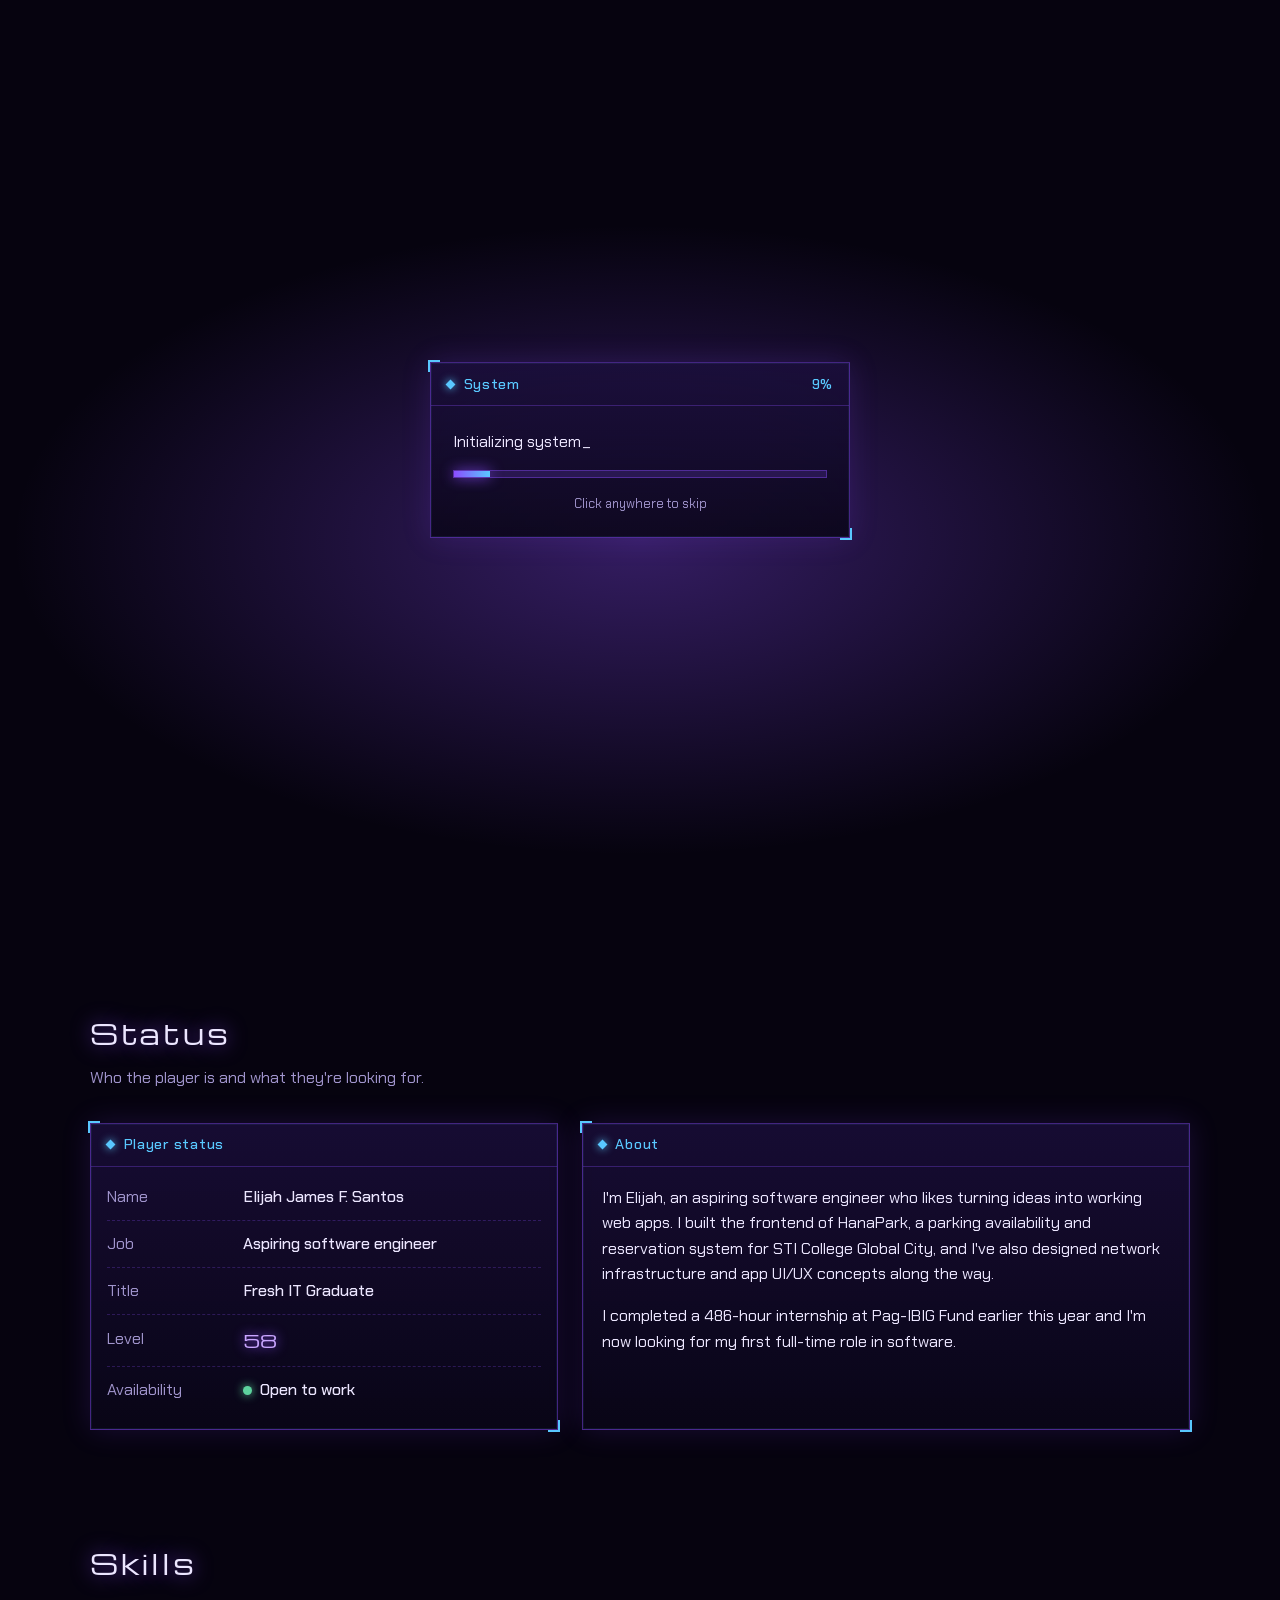
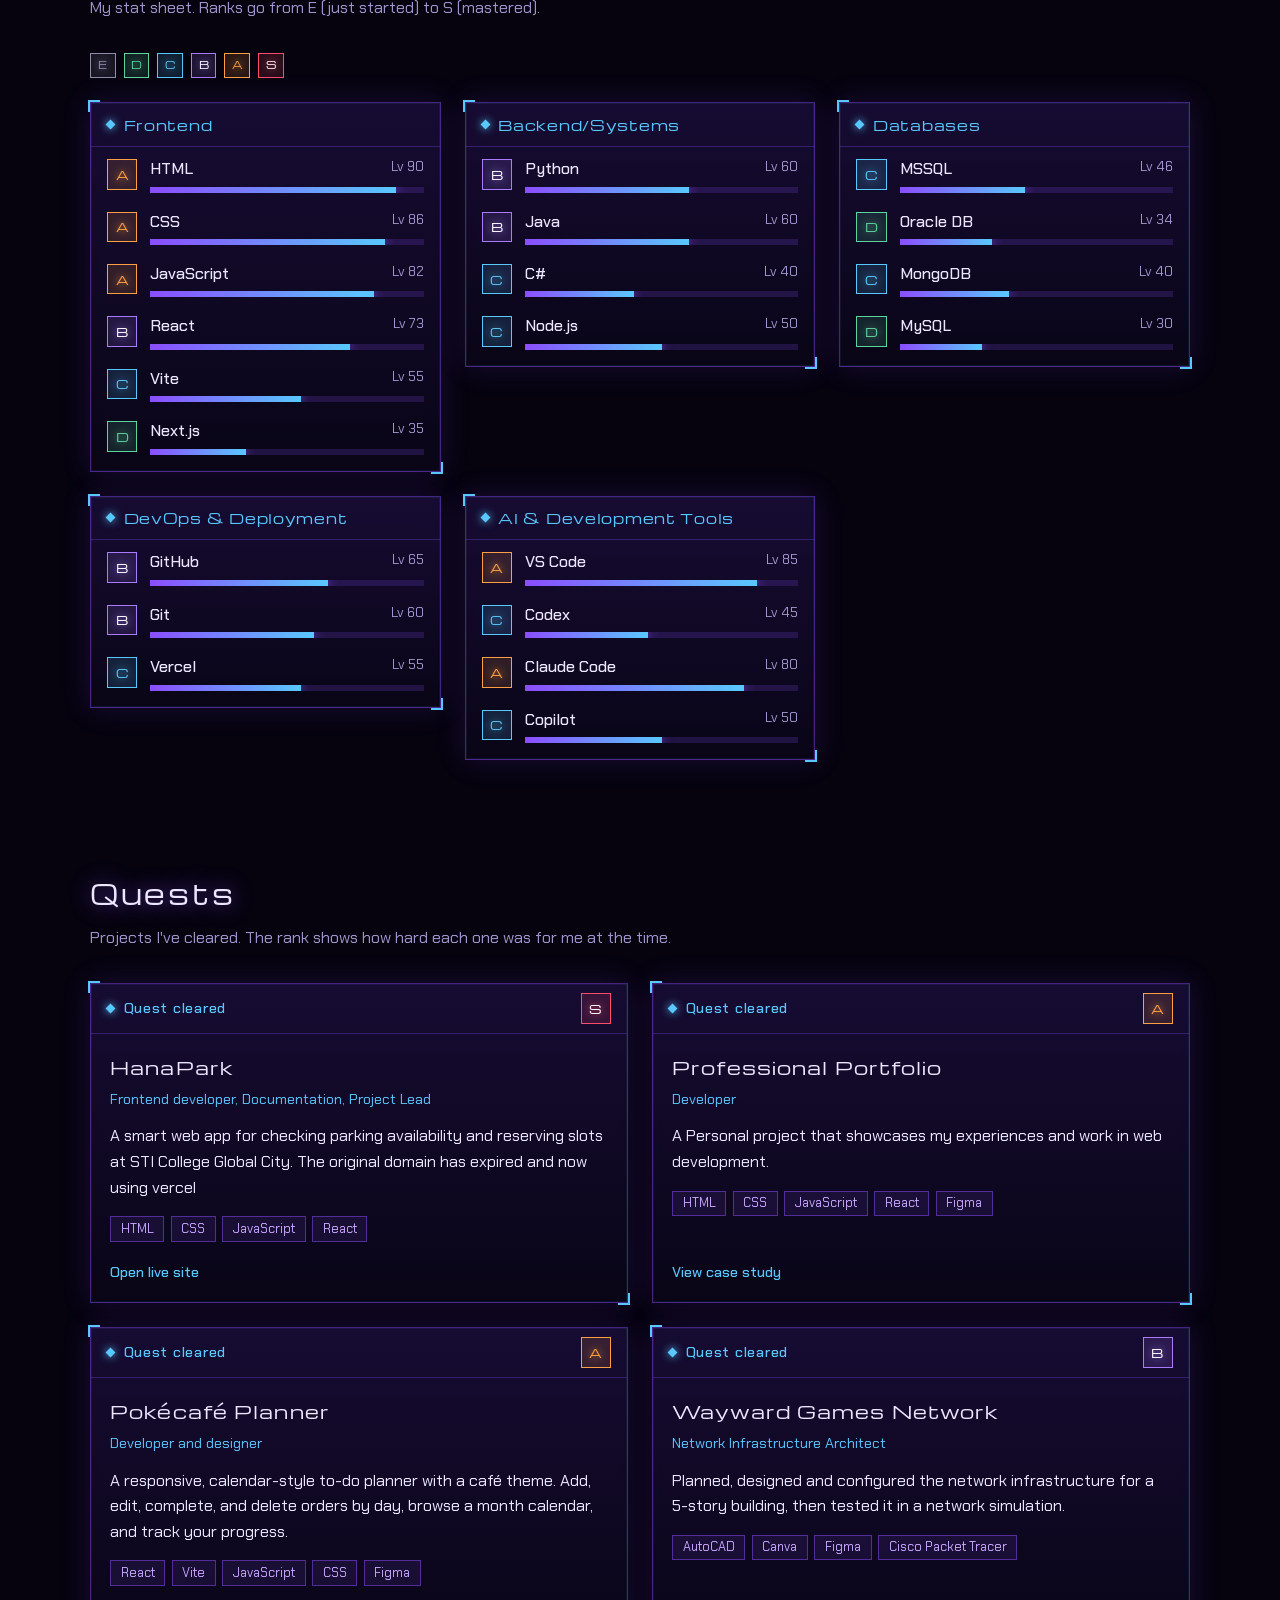
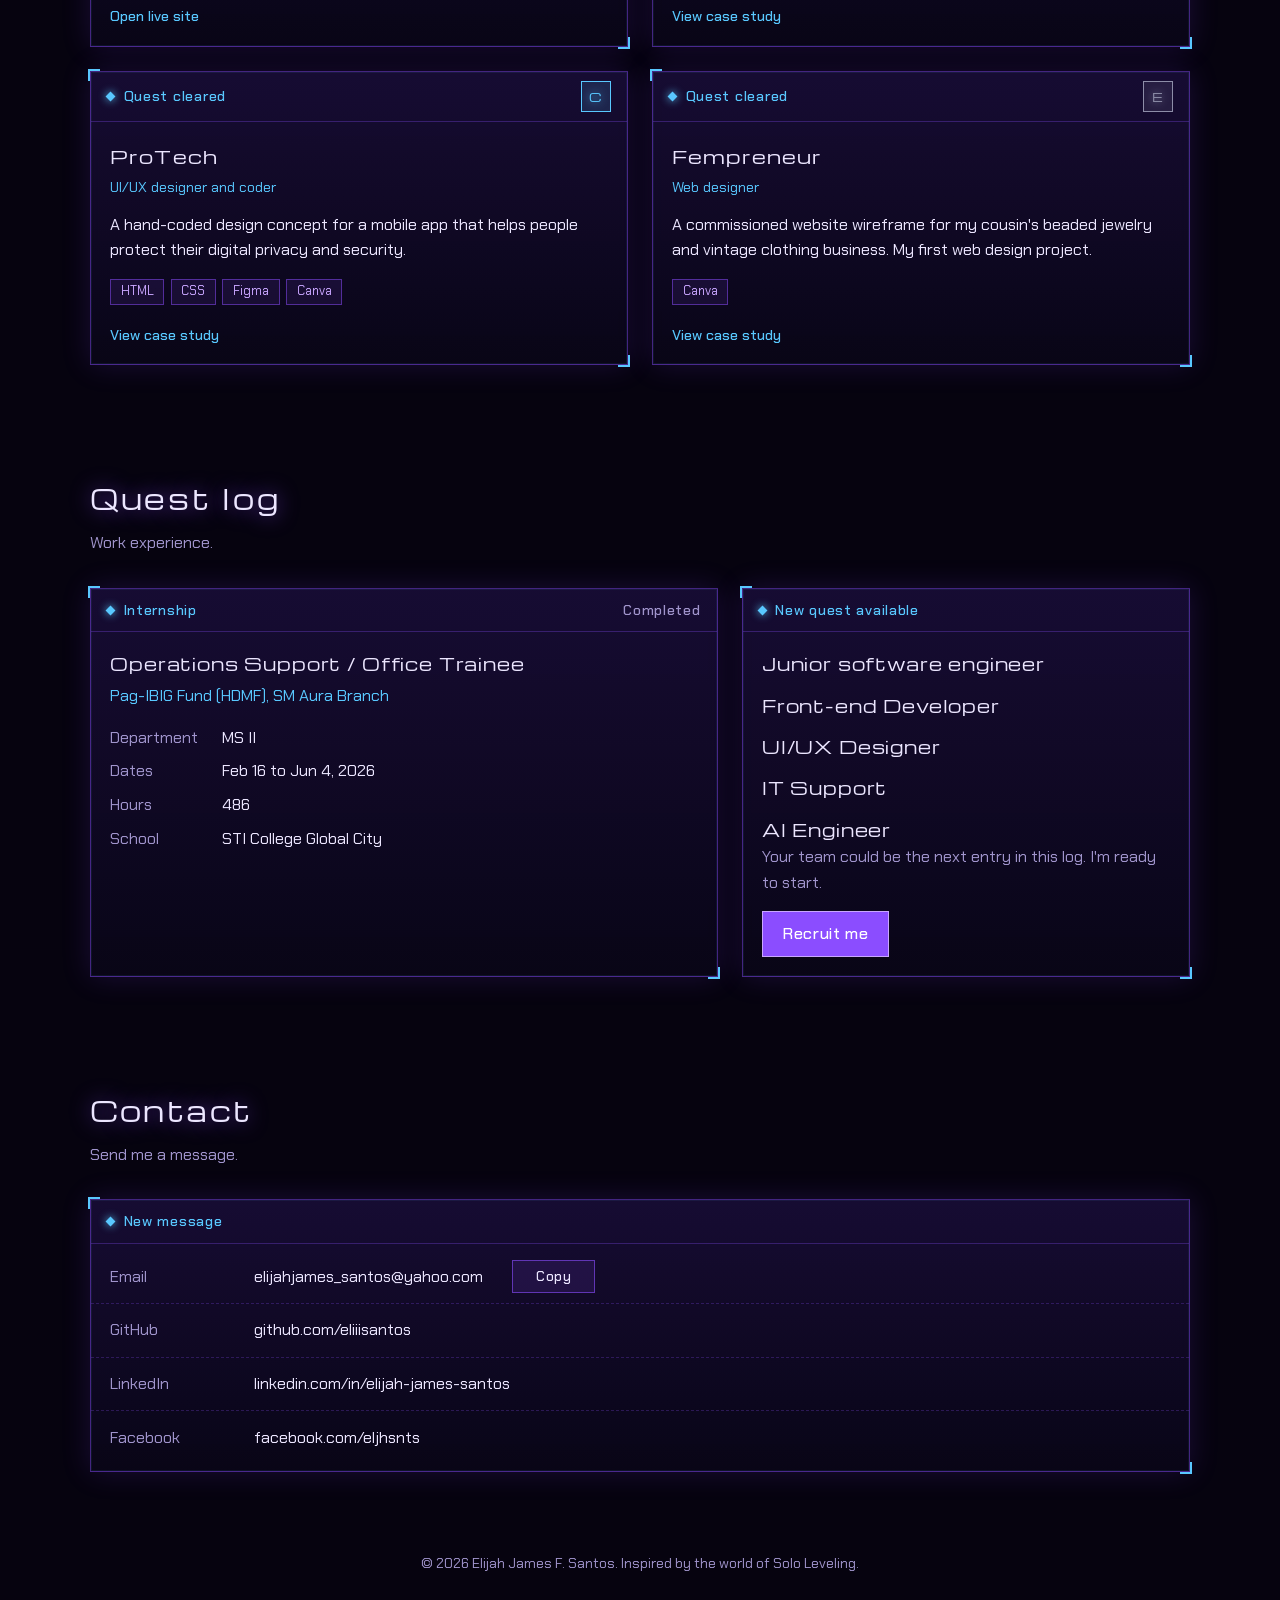
<file: index.html>
<!doctype html>
<html lang="en">
  <head>
    <meta charset="utf-8" />
    <meta name="viewport" content="width=device-width, initial-scale=1" />
    <title>Elijah James F. Santos | Portfolio</title>
    <meta
      name="description"
      content="Portfolio of Elijah James F. Santos, an aspiring software engineer. Projects, skills and contact details."
    />
    <link rel="preconnect" href="https://fonts.googleapis.com" />
    <link rel="preconnect" href="https://fonts.gstatic.com" crossorigin />
    <link
      href="https://fonts.googleapis.com/css2?family=Chakra+Petch:wght@400;500;600&family=Michroma&display=swap"
      rel="stylesheet"
    />

    <link rel="stylesheet" href="style.css" />
  </head>

  <body>
    <div class="boot" id="boot" role="status" hidden>
  <div class="win boot-win">
    <div class="win-title"><span>System</span><span id="boot-pct">0%</span></div>
    <div class="boot-body">
      <p class="boot-line" id="boot-line">Initializing system</p>
      <div class="boot-bar"><i id="boot-fill"></i></div>
      <p class="boot-skip dim">Click anywhere to skip</p>
    </div>
  </div>
</div>
    <canvas id="motes" aria-hidden="true"></canvas>

    <div
      class="gate"
      id="gate"
      role="dialog"
      aria-modal="true"
      aria-labelledby="gate-title"
      aria-describedby="gate-msg"
      hidden
    >
      <div class="win gate-win" id="gate-win">
        <div class="win-title" id="gate-title"><span>Notification</span></div>
        <div class="gate-body">
          <p class="big" id="gate-msg" aria-live="polite">
            You have been chosen to view this portfolio.
          </p>
          <p class="dim">Do you accept?</p>
          <div class="gate-actions">
            <button class="btn primary" id="gate-accept" type="button">
              Accept
            </button>
            <button class="btn" id="gate-decline" type="button">Decline</button>
          </div>
        </div>
      </div>
    </div>

    <header class="topbar">
      <a class="brand" href="#top">ELI</a>
      <nav aria-label="Main">
        <a href="#status">Status</a>
        <a href="#skills">Skills</a>
        <a href="#quests">Quests</a>
        <a href="#log">Log</a>
        <a href="#contact">Contact</a>
      </nav>
    </header>

    <main>
      <section class="hero" id="top" aria-label="Introduction">
        <div class="hero-head">
          <h1 class="hero-title"><span>Elijah</span> <span>Santos</span></h1>
          <p class="hero-sub">
            <span lang="ja">エライジャ・サントス</span>
            <span>Aspiring software engineer</span>
          </p>
          <p class="hint">
            Hover or tap to reveal the player behind the shadow.
          </p>
        </div>

        <div class="aura"></div>

        <div
          class="jinwoo"
          id="jinwoo"
          tabindex="0"
          role="img"
          aria-label="Portrait of Sung Jinwoo. Hover, tap or focus to reveal a photo of Elijah."
        >
          <div class="layer base">
            <img src="images/jinwoo.jpg" alt="" />
            <div class="ph">
              <span>Jinwoo image here</span><small>images/jinwoo.jpg</small>
            </div>
          </div>
          <div class="layer alt">
            <img src="images/me.jpg" alt="" />
            <div class="ph">
              <span>Your photo here</span><small>images/me.jpg</small>
            </div>
          </div>
        </div>

        <aside class="win hud hud-left" aria-label="Current quest">
          <div class="win-title"><span>Current quest</span></div>
          <div class="body">
            <p>Land a software engineer role</p>
            <p class="dim"><span class="live"></span>Open to work</p>
          </div>
        </aside>

        <aside class="win hud hud-right" aria-label="Quick links">
          <div class="win-title"><span>Menu</span></div>
          <div class="body">
            <a class="btn primary" href="#quests">View quests</a>
            <a class="btn" href="#contact">Send message</a>
          </div>
        </aside>
      </section>

      <section class="section" id="status">
        <h2>Status</h2>
        <p class="lead">Who the player is and what they're looking for.</p>
        <div class="two-col">
          <div class="win">
            <div class="win-title"><span>Player status</span></div>
            <dl class="rows">
              <div>
                <dt>Name</dt>
                <dd>Elijah James F. Santos</dd>
              </div>
              <div>
                <dt>Job</dt>
                <dd>Aspiring software engineer</dd>
              </div>
              <div>
                <dt>Title</dt>
                <dd>Fresh IT Graduate</dd>
              </div>
              <div>
                <dt>Level</dt>
                <dd class="level" id="player-level">1</dd>
              </div>
              <div>
                <dt>Availability</dt>
                <dd><span class="live"></span>Open to work</dd>
              </div>
            </dl>
          </div>
          <div class="win">
            <div class="win-title"><span>About</span></div>
            <div class="prose">
              <p>
                I'm Elijah, an aspiring software engineer who likes turning
                ideas into working web apps. I built the frontend of HanaPark, a
                parking availability and reservation system for STI College
                Global City, and I've also designed network infrastructure and
                app UI/UX concepts along the way.
              </p>
              <p>
                I completed a 486-hour internship at Pag-IBIG Fund earlier this
                year and I'm now looking for my first full-time role in
                software.
              </p>
            </div>
          </div>
        </div>
      </section>

      <section class="section" id="skills">
        <h2>Skills</h2>
        <p class="lead">
          My stat sheet. Ranks go from E (just started) to S (mastered).
        </p>
        <div
          class="legend"
          aria-label="Ranks from E, the lowest, to S, the highest"
        >
          <span class="rank r-E">E</span><span class="rank r-D">D</span
          ><span class="rank r-C">C</span> <span class="rank r-B">B</span
          ><span class="rank r-A">A</span><span class="rank r-S">S</span>
        </div>
        <div class="skill-grid" id="skill-grid">
          <!-- filled by script.js -->
        </div>
      </section>

      <section class="section" id="quests">
        <h2>Quests</h2>
        <p class="lead">
          Projects I've cleared. The rank shows how hard each one was for me at
          the time.
        </p>
        <div class="quest-grid" id="quest-grid">
          <!-- filled by script.js -->
        </div>
      </section>

      <section class="section" id="log">
        <h2>Quest log</h2>
        <p class="lead">Work experience.</p>
        <div class="log-grid">
          <article class="win">
            <div class="win-title">
              <span>Internship</span><span class="dim">Completed</span>
            </div>
            <div class="log-entry">
              <h3>Operations Support / Office Trainee</h3>
              <p class="where">Pag-IBIG Fund (HDMF), SM Aura Branch</p>
              <dl class="facts">
                <div>
                  <dt>Department</dt>
                  <dd>MS II</dd>
                </div>
                <div>
                  <dt>Dates</dt>
                  <dd>Feb 16 to Jun 4, 2026</dd>
                </div>
                <div>
                  <dt>Hours</dt>
                  <dd>486</dd>
                </div>
                <div>
                  <dt>School</dt>
                  <dd>STI College Global City</dd>
                </div>
              </dl>
            </div>
          </article>
          <aside class="win">
            <div class="win-title"><span>New quest available</span></div>
            <div class="open-slot">
              <h3>Junior software engineer</h3>
              <h4>Front-end Developer</h4>
              <h5>UI/UX Designer</h5>
              <h6>IT Support</h6>
              <h7>AI Engineer</h7>
              <p class="dim">
                Your team could be the next entry in this log. I'm ready to
                start.
              </p>
              <a class="btn primary" href="#contact">Recruit me</a>
            </div>
          </aside>
        </div>
      </section>

      <section class="section" id="contact">
        <h2>Contact</h2>
        <p class="lead">Send me a message.</p>
        <div class="win">
          <div class="win-title"><span>New message</span></div>
          <!-- TODO: replace every placeholder link below with your real ones -->
          <ul class="links">
            <li class="has-copy">
              <a href="mailto:elijahjames_santos@yahoo.com"
                ><span>Email</span><span>elijahjames_santos@yahoo.com</span></a
              >
              <button
                class="btn copy-btn"
                type="button"
                data-copy="elijahjames_santos@yahoo.com"
                aria-label="Copy email address"
              >
                Copy
              </button>
            </li>
            <li>
              <a
                href="https://github.com/eliiisantos"
                target="_blank"
                rel="noopener"
                ><span>GitHub</span><span>github.com/eliiisantos</span></a
              >
            </li>
            <li>
              <a
                href="https://www.linkedin.com/in/elijah-james-santos-1762a33b9?"
                target="_blank"
                rel="noopener"
                ><span>LinkedIn</span
                ><span>linkedin.com/in/elijah-james-santos</span></a
              >
            </li>
            <li>
              <a
                href="https://www.facebook.com/eljhsnts"
                target="_blank"
                rel="noopener"
                ><span>Facebook</span><span>facebook.com/eljhsnts</span></a
              >
            </li>
          </ul>
        </div>
      </section>
    </main>

    <footer>
      <p>
        &copy; 2026 Elijah James F. Santos. Inspired by the world of Solo
        Leveling.
      </p>
    </footer>

    <script src="script.js"></script>
  </body>
</html>
</file>
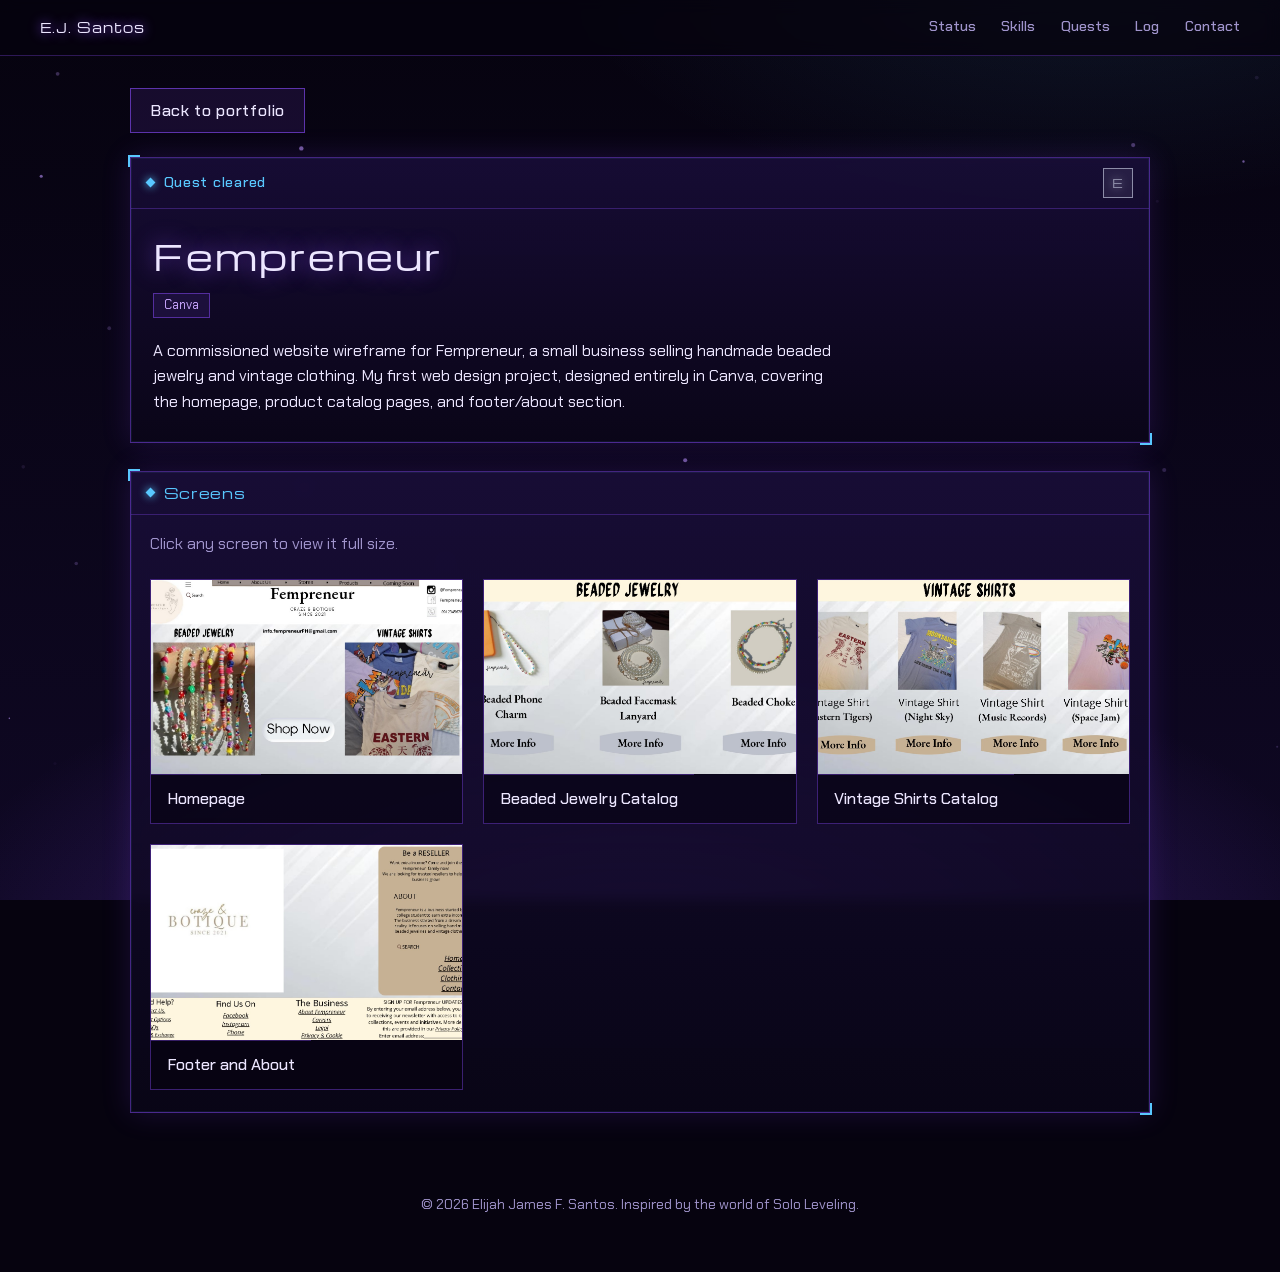
<file: fempreneur.html>
<!DOCTYPE html>
<html lang="en">
<head>
<meta charset="utf-8">
<meta name="viewport" content="width=device-width, initial-scale=1">
<title>Fempreneur | Website Wireframe | Elijah James F. Santos</title>
<meta name="description" content="Commissioned website wireframe for Fempreneur, a small business selling handmade beaded jewelry and vintage clothing.">
<link rel="preconnect" href="https://fonts.googleapis.com">
<link rel="preconnect" href="https://fonts.gstatic.com" crossorigin>
<link href="https://fonts.googleapis.com/css2?family=Chakra+Petch:wght@400;500;600&family=Michroma&display=swap" rel="stylesheet">
<link rel="stylesheet" href="style.css">
<link rel="stylesheet" href="case.css">
</head>

<body>
<canvas id="motes" aria-hidden="true"></canvas>

<header class="topbar">
  <a class="brand" href="index.html#top">E.J. Santos</a>
  <nav aria-label="Main">
    <a href="index.html#status">Status</a>
    <a href="index.html#skills">Skills</a>
    <a href="index.html#quests">Quests</a>
    <a href="index.html#log">Log</a>
    <a href="index.html#contact">Contact</a>
  </nav>
</header>

<main class="case">
  <a class="btn back" href="index.html#quests">Back to portfolio</a>

  <article class="win">
    <div class="win-title">
      <span>Quest cleared</span>
      <span class="rank r-E" title="E-rank quest">E</span>
    </div>
    <div class="case-body">
      <h1>Fempreneur</h1>
      <ul class="tags" aria-label="Tools used">
          <li>Canva</li>
      </ul>
      <p>A commissioned website wireframe for Fempreneur, a small business selling handmade beaded jewelry and vintage clothing. My first web design project, designed entirely in Canva, covering the homepage, product catalog pages, and footer/about section.</p>
    </div>
  </article>

  <section class="win gallery-win" aria-labelledby="gallery-title">
    <h2 class="win-title" id="gallery-title"><span>Screens</span></h2>
    <p class="gallery-hint">Click any screen to view it full size.</p>
    <!-- To add another image: copy one <li> block, change the image path and the label. -->
    <ul class="gallery">
        <li>
          <button class="shot" type="button">
            <span class="thumb"><img src="images/fempreneur/homepage.jpg" alt=""><span class="ph">Add image<br>images/fempreneur/homepage.jpg</span></span>
            <span class="shot-label">Homepage</span>
          </button>
        </li>
        <li>
          <button class="shot" type="button">
            <span class="thumb"><img src="images/fempreneur/beaded-jewelry.jpg" alt=""><span class="ph">Add image<br>images/fempreneur/beaded-jewelry.jpg</span></span>
            <span class="shot-label">Beaded Jewelry Catalog</span>
          </button>
        </li>
        <li>
          <button class="shot" type="button">
            <span class="thumb"><img src="images/fempreneur/vintage-shirts.jpg" alt=""><span class="ph">Add image<br>images/fempreneur/vintage-shirts.jpg</span></span>
            <span class="shot-label">Vintage Shirts Catalog</span>
          </button>
        </li>
        <li>
          <button class="shot" type="button">
            <span class="thumb"><img src="images/fempreneur/footer-about.jpg" alt=""><span class="ph">Add image<br>images/fempreneur/footer-about.jpg</span></span>
            <span class="shot-label">Footer and About</span>
          </button>
        </li>
    </ul>
  </section>
</main>

<footer>
  <p>&copy; 2026 Elijah James F. Santos. Inspired by the world of Solo Leveling.</p>
</footer>

<script src="case.js"></script>
</body>
</html>
</file>
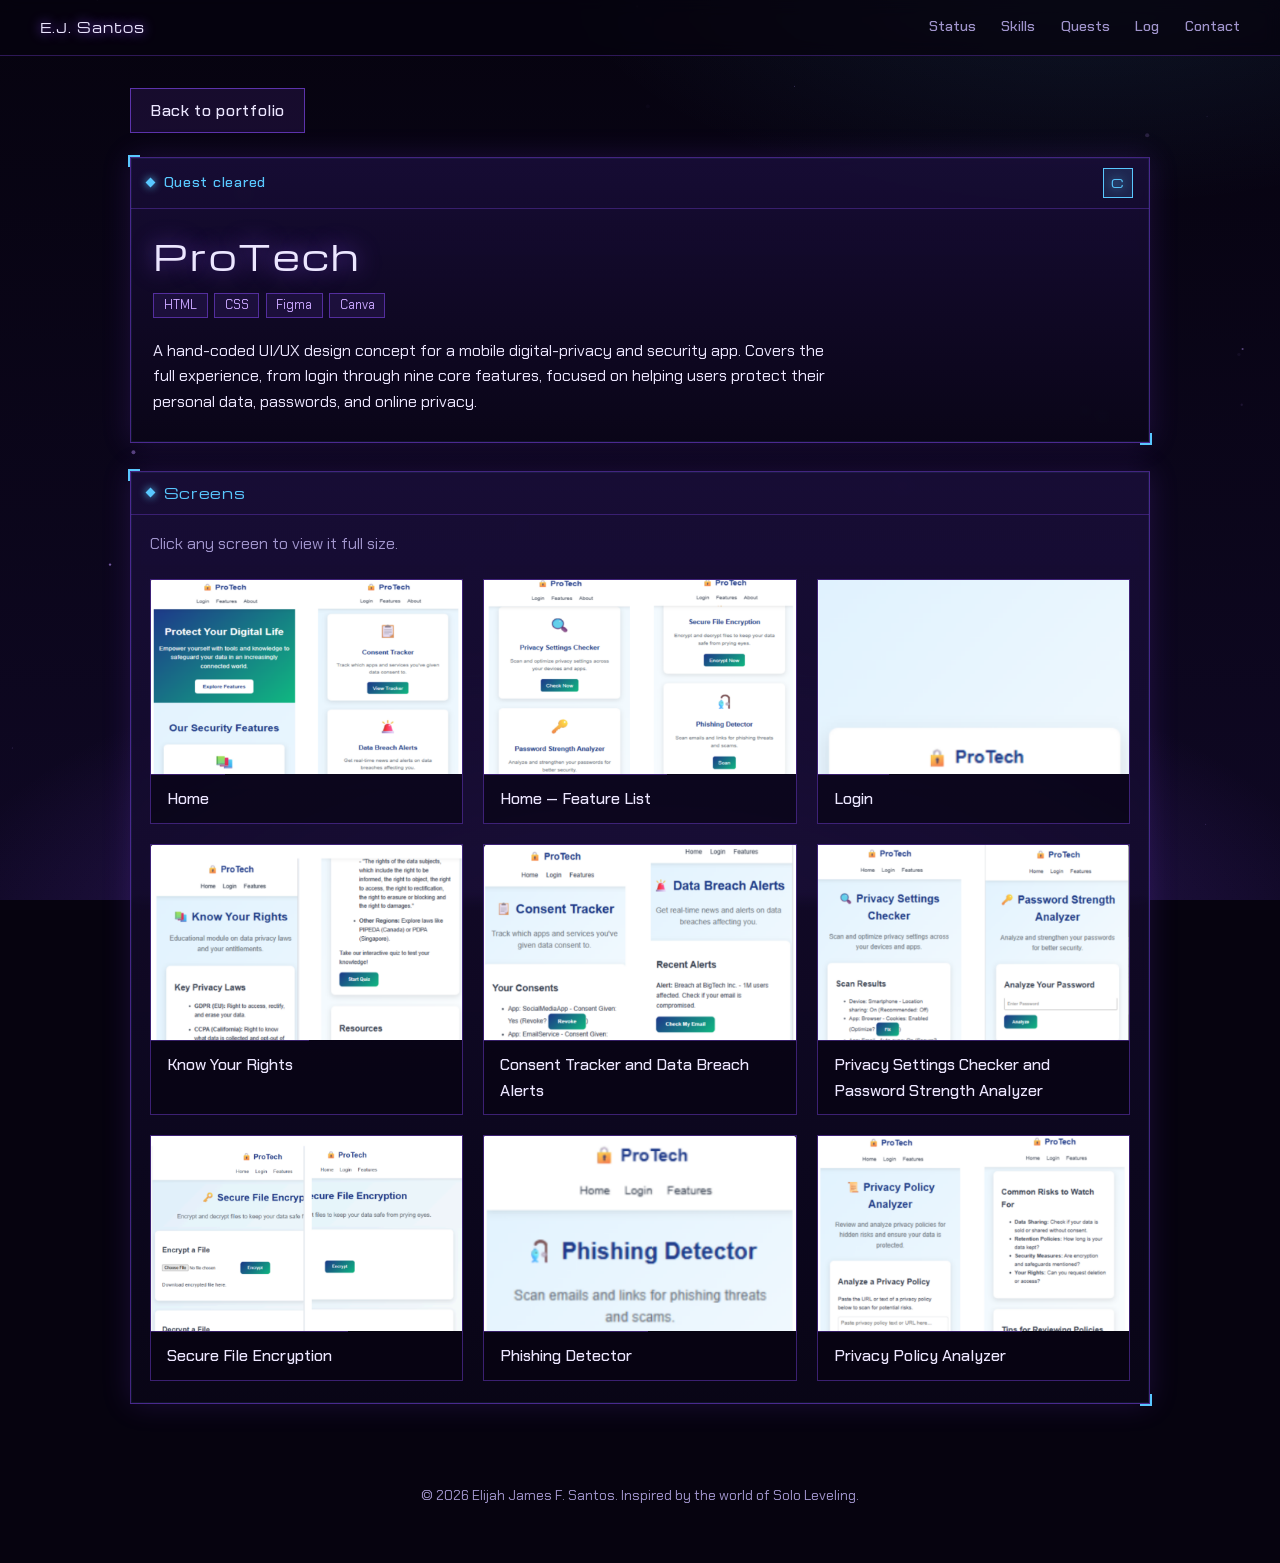
<file: protech.html>
<!DOCTYPE html>
<html lang="en">
<head>
<meta charset="utf-8">
<meta name="viewport" content="width=device-width, initial-scale=1">
<title>ProTech | Mobile Security App Design | Elijah James F. Santos</title>
<meta name="description" content="Hand-coded UI/UX design concept for a mobile digital-privacy and security app.">
<link rel="preconnect" href="https://fonts.googleapis.com">
<link rel="preconnect" href="https://fonts.gstatic.com" crossorigin>
<link href="https://fonts.googleapis.com/css2?family=Chakra+Petch:wght@400;500;600&family=Michroma&display=swap" rel="stylesheet">
<link rel="stylesheet" href="style.css">
<link rel="stylesheet" href="case.css">
</head>

<body>
<canvas id="motes" aria-hidden="true"></canvas>

<header class="topbar">
  <a class="brand" href="index.html#top">E.J. Santos</a>
  <nav aria-label="Main">
    <a href="index.html#status">Status</a>
    <a href="index.html#skills">Skills</a>
    <a href="index.html#quests">Quests</a>
    <a href="index.html#log">Log</a>
    <a href="index.html#contact">Contact</a>
  </nav>
</header>

<main class="case">
  <a class="btn back" href="index.html#quests">Back to portfolio</a>

  <article class="win">
    <div class="win-title">
      <span>Quest cleared</span>
      <span class="rank r-C" title="C-rank quest">C</span>
    </div>
    <div class="case-body">
      <h1>ProTech</h1>
      <ul class="tags" aria-label="Tools used">
          <li>HTML</li>
          <li>CSS</li>
          <li>Figma</li>
          <li>Canva</li>
      </ul>
      <p>A hand-coded UI/UX design concept for a mobile digital-privacy and security app. Covers the full experience, from login through nine core features, focused on helping users protect their personal data, passwords, and online privacy.</p>
    </div>
  </article>

  <section class="win gallery-win" aria-labelledby="gallery-title">
    <h2 class="win-title" id="gallery-title"><span>Screens</span></h2>
    <p class="gallery-hint">Click any screen to view it full size.</p>
    <!-- To add another image: copy one <li> block, change the image path and the label. -->
    <ul class="gallery">
        <li>
          <button class="shot" type="button">
            <span class="thumb"><img src="images/protech/home.png" alt=""><span class="ph">Add image<br>images/protech/home.png</span></span>
            <span class="shot-label">Home</span>
          </button>
        </li>
        <li>
          <button class="shot" type="button">
            <span class="thumb"><img src="images/protech/home-feature-list.png" alt=""><span class="ph">Add image<br>images/protech/home-feature-list.png</span></span>
            <span class="shot-label">Home — Feature List</span>
          </button>
        </li>
        <li>
          <button class="shot" type="button">
            <span class="thumb"><img src="images/protech/login.png" alt=""><span class="ph">Add image<br>images/protech/login.png</span></span>
            <span class="shot-label">Login</span>
          </button>
        </li>
        <li>
          <button class="shot" type="button">
            <span class="thumb"><img src="images/protech/know-your-rights.png" alt=""><span class="ph">Add image<br>images/protech/know-your-rights.png</span></span>
            <span class="shot-label">Know Your Rights</span>
          </button>
        </li>
        <li>
          <button class="shot" type="button">
            <span class="thumb"><img src="images/protech/consent-and-breach.png" alt=""><span class="ph">Add image<br>images/protech/consent-and-breach.png</span></span>
            <span class="shot-label">Consent Tracker and Data Breach Alerts</span>
          </button>
        </li>
        <li>
          <button class="shot" type="button">
            <span class="thumb"><img src="images/protech/privacy-and-password.png" alt=""><span class="ph">Add image<br>images/protech/privacy-and-password.png</span></span>
            <span class="shot-label">Privacy Settings Checker and Password Strength Analyzer</span>
          </button>
        </li>
        <li>
          <button class="shot" type="button">
            <span class="thumb"><img src="images/protech/secure-file-encryption.png" alt=""><span class="ph">Add image<br>images/protech/secure-file-encryption.png</span></span>
            <span class="shot-label">Secure File Encryption</span>
          </button>
        </li>
        <li>
          <button class="shot" type="button">
            <span class="thumb"><img src="images/protech/phishing-detector.png" alt=""><span class="ph">Add image<br>images/protech/phishing-detector.png</span></span>
            <span class="shot-label">Phishing Detector</span>
          </button>
        </li>
        <li>
          <button class="shot" type="button">
            <span class="thumb"><img src="images/protech/privacy-policy-analyzer.png" alt=""><span class="ph">Add image<br>images/protech/privacy-policy-analyzer.png</span></span>
            <span class="shot-label">Privacy Policy Analyzer</span>
          </button>
        </li>
    </ul>
  </section>
</main>

<footer>
  <p>&copy; 2026 Elijah James F. Santos. Inspired by the world of Solo Leveling.</p>
</footer>

<script src="case.js"></script>
</body>
</html>
</file>
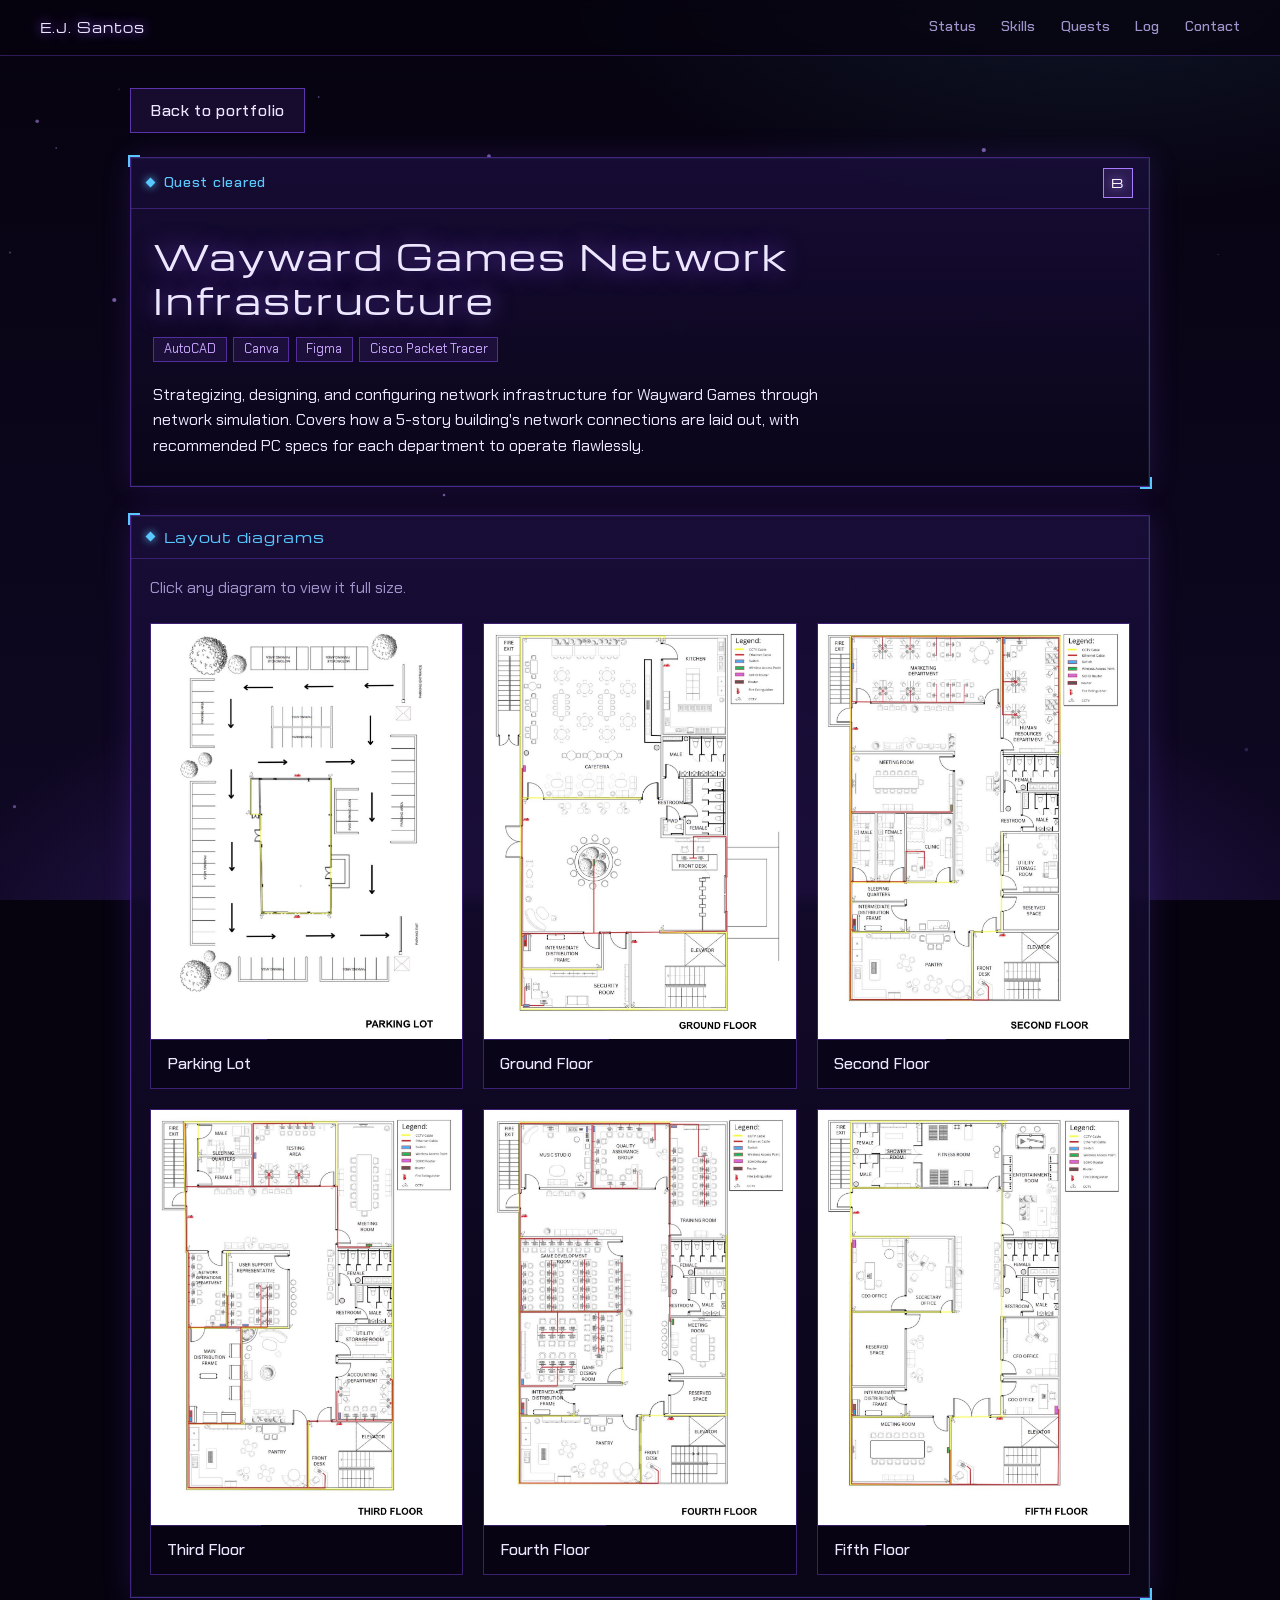
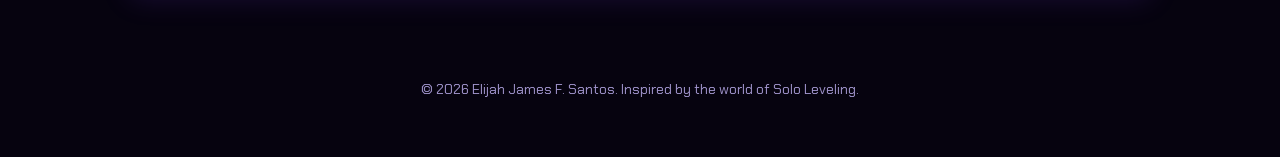
<file: wayward-games.html>
<!DOCTYPE html>
<html lang="en">
<head>
<meta charset="utf-8">
<meta name="viewport" content="width=device-width, initial-scale=1">
<title>Wayward Games | Network Infrastructure | Elijah James F. Santos</title>
<meta name="description" content="Network infrastructure design for Wayward Games, built and tested in a network simulation.">
<link rel="preconnect" href="https://fonts.googleapis.com">
<link rel="preconnect" href="https://fonts.gstatic.com" crossorigin>
<link href="https://fonts.googleapis.com/css2?family=Chakra+Petch:wght@400;500;600&family=Michroma&display=swap" rel="stylesheet">
<link rel="stylesheet" href="style.css">
<link rel="stylesheet" href="case.css">
</head>

<body>
<canvas id="motes" aria-hidden="true"></canvas>

<header class="topbar">
  <a class="brand" href="index.html#top">E.J. Santos</a>
  <nav aria-label="Main">
    <a href="index.html#status">Status</a>
    <a href="index.html#skills">Skills</a>
    <a href="index.html#quests">Quests</a>
    <a href="index.html#log">Log</a>
    <a href="index.html#contact">Contact</a>
  </nav>
</header>

<main class="case">
  <a class="btn back" href="index.html#quests">Back to portfolio</a>

  <article class="win">
    <div class="win-title">
      <span>Quest cleared</span>
      <span class="rank r-B" title="B-rank quest">B</span>
    </div>
    <div class="case-body">
      <h1>Wayward Games Network Infrastructure</h1>
      <ul class="tags" aria-label="Tools used">
          <li>AutoCAD</li>
          <li>Canva</li>
          <li>Figma</li>
          <li>Cisco Packet Tracer</li>
      </ul>
      <p>Strategizing, designing, and configuring network infrastructure for Wayward Games through network simulation. Covers how a 5-story building's network connections are laid out, with recommended PC specs for each department to operate flawlessly.</p>
    </div>
  </article>

  <section class="win gallery-win" aria-labelledby="gallery-title">
    <h2 class="win-title" id="gallery-title"><span>Layout diagrams</span></h2>
    <p class="gallery-hint">Click any diagram to view it full size.</p>
    <!-- To add another image: copy one <li> block, change the image path and the label. -->
    <ul class="gallery tall">
        <li>
          <button class="shot" type="button">
            <span class="thumb"><img src="images/wayward/parking-lot.png" alt=""><span class="ph">Add image<br>images/wayward/parking-lot.png</span></span>
            <span class="shot-label">Parking Lot</span>
          </button>
        </li>
        <li>
          <button class="shot" type="button">
            <span class="thumb"><img src="images/wayward/ground-floor.png" alt=""><span class="ph">Add image<br>images/wayward/ground-floor.png</span></span>
            <span class="shot-label">Ground Floor</span>
          </button>
        </li>
        <li>
          <button class="shot" type="button">
            <span class="thumb"><img src="images/wayward/second-floor.png" alt=""><span class="ph">Add image<br>images/wayward/second-floor.png</span></span>
            <span class="shot-label">Second Floor</span>
          </button>
        </li>
        <li>
          <button class="shot" type="button">
            <span class="thumb"><img src="images/wayward/third-floor.png" alt=""><span class="ph">Add image<br>images/wayward/third-floor.png</span></span>
            <span class="shot-label">Third Floor</span>
          </button>
        </li>
        <li>
          <button class="shot" type="button">
            <span class="thumb"><img src="images/wayward/fourth-floor.png" alt=""><span class="ph">Add image<br>images/wayward/fourth-floor.png</span></span>
            <span class="shot-label">Fourth Floor</span>
          </button>
        </li>
        <li>
          <button class="shot" type="button">
            <span class="thumb"><img src="images/wayward/fifth-floor.png" alt=""><span class="ph">Add image<br>images/wayward/fifth-floor.png</span></span>
            <span class="shot-label">Fifth Floor</span>
          </button>
        </li>
    </ul>
  </section>
</main>

<footer>
  <p>&copy; 2026 Elijah James F. Santos. Inspired by the world of Solo Leveling.</p>
</footer>

<script src="case.js"></script>
</body>
</html>
</file>
<file: style.css>
:root {
  --void: #06030f;
  --abyss: #0f0824;
  --shade: #1b0f3d;
  --violet: #8b4dff;
  --glow: #c9a6ff;
  --system: #59c8ff;
  --text: #ece6ff;
  --dim: #a094cc;
  --ok: #5dd39e;

  --rank-e: #8d8da8;
  --rank-d: #5dd39e;
  --rank-c: #59c8ff;
  --rank-b: #8b4dff;
  --rank-a: #ff9f43;
  --rank-s: #ff4d6d;

  --display: "Michroma", "Eurostile", "Segoe UI", sans-serif;
  --body: "Chakra Petch", "Segoe UI", system-ui, sans-serif;
}

*,
*::before,
*::after {
  box-sizing: border-box;
}
html {
  scroll-behavior: smooth;
}
body {
  margin: 0;
  background: var(--void);
  color: var(--text);
  font-family: var(--body);
  font-size: 1rem;
  line-height: 1.6;
  overflow-x: hidden;
}
body::before {
  content: "";
  position: fixed;
  inset: 0;
  z-index: 0;
  pointer-events: none;
  background:
    radial-gradient(
      ellipse 80% 50% at 50% 105%,
      rgba(139, 77, 255, 0.35),
      transparent 70%
    ),
    radial-gradient(
      ellipse 60% 40% at 85% -5%,
      rgba(89, 200, 255, 0.1),
      transparent 70%
    ),
    linear-gradient(180deg, var(--void), var(--abyss));
}
#motes {
  position: fixed;
  inset: 0;
  z-index: 0;
  pointer-events: none;
}
main,
footer,
.topbar {
  position: relative;
  z-index: 1;
}

a {
  color: inherit;
}
:focus-visible {
  outline: 2px solid var(--system);
  outline-offset: 3px;
}

h1,
h2,
h3 {
  font-family: var(--display);
  font-weight: 400;
  margin: 0;
}
p {
  margin: 0 0 1rem;
}
.dim {
  color: var(--dim);
}


.win {
  position: relative;
  background: linear-gradient(
    180deg,
    rgba(27, 15, 61, 0.78),
    rgba(10, 6, 24, 0.88)
  );
  border: 1px solid rgba(139, 77, 255, 0.45);
  box-shadow:
    inset 0 0 0 1px rgba(89, 200, 255, 0.07),
    0 0 28px rgba(139, 77, 255, 0.16);
  backdrop-filter: blur(6px);
  -webkit-backdrop-filter: blur(6px);
}
.win::before,
.win::after {
  content: "";
  position: absolute;
  width: 12px;
  height: 12px;
  pointer-events: none;
  border: 2px solid var(--system);
}
.win::before {
  top: -3px;
  left: -3px;
  border-right: 0;
  border-bottom: 0;
}
.win::after {
  bottom: -3px;
  right: -3px;
  border-left: 0;
  border-top: 0;
}

.win-title {
  display: flex;
  align-items: center;
  justify-content: space-between;
  gap: 0.75rem;
  padding: 0.6rem 1rem;
  border-bottom: 1px solid rgba(139, 77, 255, 0.3);
  color: var(--system);
  font-size: 0.9rem;
  font-weight: 500;
  letter-spacing: 0.05em;
}
.win-title > span:first-child {
  display: inline-flex;
  align-items: center;
  gap: 0.6rem;
}
.win-title > span:first-child::before {
  content: "";
  width: 7px;
  height: 7px;
  background: var(--system);
  transform: rotate(45deg);
  box-shadow: 0 0 8px var(--system);
}

/* Rank badges (E to S) */
.rank {
  --rc: var(--rank-e);
  display: inline-grid;
  place-items: center;
  width: 1.9rem;
  height: 1.9rem;
  flex: none;
  font-family: var(--display);
  font-size: 0.75rem;
  color: var(--rc);
  border: 1px solid var(--rc);
  background: color-mix(in srgb, var(--rc) 14%, transparent);
  text-shadow: 0 0 8px var(--rc);
}
.r-E {
  --rc: var(--rank-e);
}
.r-D {
  --rc: var(--rank-d);
}
.r-C {
  --rc: var(--rank-c);
}
.r-B {
  --rc: var(--rank-b);
}
.r-A {
  --rc: var(--rank-a);
}
.r-S {
  --rc: var(--rank-s);
}
.r-B,
.r-S {
  color: #fff;
}
.r-B {
  --rc: #a87bff;
}

/* Buttons */
.btn {
  font: inherit;
  font-weight: 500;
  letter-spacing: 0.04em;
  display: inline-block;
  cursor: pointer;
  text-decoration: none;
  text-align: center;
  padding: 0.55rem 1.2rem;
  color: var(--text);
  background: rgba(139, 77, 255, 0.12);
  border: 1px solid rgba(139, 77, 255, 0.6);
  transition:
    background 0.2s,
    box-shadow 0.2s,
    border-color 0.2s;
}
.btn:hover:not(:disabled) {
  background: rgba(139, 77, 255, 0.3);
  box-shadow: 0 0 18px rgba(139, 77, 255, 0.5);
  border-color: var(--glow);
}
.btn.primary {
  background: var(--violet);
  border-color: var(--glow);
  color: #fff;
}
.btn.primary:hover:not(:disabled) {
  background: #9f68ff;
}
.btn:disabled {
  opacity: 0.5;
  cursor: not-allowed;
}

.live {
  display: inline-block;
  width: 9px;
  height: 9px;
  border-radius: 50%;
  background: var(--ok);
  box-shadow: 0 0 10px var(--ok);
  margin-right: 0.5rem;
  animation: pulse 2s ease-in-out infinite;
}
@keyframes pulse {
  50% {
    opacity: 0.35;
  }
}

/* Top bar */
.topbar {
  position: fixed;
  top: 0;
  left: 0;
  right: 0;
  z-index: 20;
  display: flex;
  align-items: center;
  justify-content: space-between;
  gap: 1rem;
  height: 56px;
  padding: 0 clamp(1rem, 4vw, 2.5rem);
  background: rgba(6, 3, 15, 0.72);
  border-bottom: 1px solid rgba(139, 77, 255, 0.3);
  backdrop-filter: blur(8px);
  -webkit-backdrop-filter: blur(8px);
}
.brand {
  font-family: var(--display);
  font-size: 0.8rem;
  text-decoration: none;
  letter-spacing: 0.08em;
  text-shadow: 0 0 12px var(--violet);
  white-space: nowrap;
}
.topbar nav {
  display: flex;
  gap: clamp(0.6rem, 2vw, 1.6rem);
}
.topbar nav a {
  text-decoration: none;
  color: var(--dim);
  font-size: 0.92rem;
  font-weight: 500;
  padding: 0.25rem 0;
  border-bottom: 2px solid transparent;
  transition:
    color 0.2s,
    border-color 0.2s;
}
.topbar nav a:hover {
  color: var(--text);
}
.topbar nav a[aria-current="true"] {
  color: var(--text);
  border-color: var(--violet);
}

/* Hero */
.hero {
  position: relative;
  min-height: 100vh;
  min-height: 100svh;
  overflow: hidden;
}
.hero-head {
  position: absolute;
  left: 0;
  right: 0;
  z-index: 1;
  text-align: center;
  top: clamp(84px, 15vh, 150px);
  padding: 0 1rem;
}
.hero-title {
  font-size: clamp(1.5rem, 5.6vw, 5rem);
  letter-spacing: 0.1em;
  line-height: 1.15;
  text-transform: uppercase;
  color: #fff;
  text-shadow:
    0 0 18px rgba(201, 166, 255, 0.85),
    0 0 60px rgba(139, 77, 255, 0.75);
  transition:
    opacity 1.6s ease,
    letter-spacing 1.8s cubic-bezier(0.2, 0.7, 0.2, 1);
}
.hero-sub {
  margin: 0.9rem 0 0;
  display: flex;
  justify-content: center;
  flex-wrap: wrap;
  gap: 0.3rem 1.4rem;
  font-size: 1rem;
  color: var(--glow);
  transition: opacity 1.2s ease 0.8s;
}
.hero-sub span[lang="ja"] {
  font-family: "Michroma", "Noto Sans JP", "Yu Gothic", sans-serif;
  font-size: 0.85rem;
  color: var(--dim);
}

.aura {
  position: absolute;
  left: 50%;
  bottom: -10%;
  z-index: 0;
  transform: translateX(-50%);
  width: min(900px, 130vw);
  aspect-ratio: 1;
  border-radius: 50%;
  pointer-events: none;
  background: radial-gradient(
    circle,
    rgba(139, 77, 255, 0.55) 0%,
    rgba(139, 77, 255, 0.18) 38%,
    transparent 68%
  );
}

/* Before the person accepts the System notification, the hero waits in the dark */
.hero.pre .hero-title {
  opacity: 0;
  letter-spacing: 0.38em;
}
.hero.pre .hero-sub,
.hero.pre .hint,
.hero.pre .hud {
  opacity: 0;
}
.hero.pre .jinwoo {
  opacity: 0.25;
}

.hud {
  position: absolute;
  bottom: clamp(1rem, 4vh, 2.5rem);
  z-index: 3;
  transition: opacity 1s ease 1.4s;
}
.hud-left {
  left: clamp(1rem, 4vw, 2.5rem);
  width: min(280px, 44vw);
}
.hud-right {
  right: clamp(1rem, 4vw, 2.5rem);
  width: min(240px, 44vw);
}
.hud .body {
  padding: 0.8rem 1rem;
  font-size: 0.92rem;
}
.hud .body p {
  margin: 0 0 0.4rem;
}
.hud-right .body {
  display: grid;
  gap: 0.6rem;
}

.hint {
  margin: 0.7rem 0 0;
  font-size: 0.85rem;
  color: var(--dim);
  transition: opacity 0.6s;
}
.hint.used {
  opacity: 0;
}


@property --rr {
  syntax: "<length>";
  inherits: true;
  initial-value: 0px;
}

.jinwoo {
  --rx: 50%;
  --ry: 35%;
  --rr: 0px; /* lens position and radius */
  position: absolute;
  left: 50%;
  bottom: 0;
  z-index: 2;
  transform: translateX(-50%);
  width: min(500px, 80vw);
  aspect-ratio: 728 / 700;
  cursor: crosshair;
  -webkit-mask-image: radial-gradient(
    ellipse 58% 64% at 50% 42%,
    #000 50%,
    transparent 100%
  );
  mask-image: radial-gradient(
    ellipse 58% 64% at 50% 42%,
    #000 50%,
    transparent 100%
  );
  transition:
    --rr 0.45s cubic-bezier(0.2, 0.8, 0.2, 1),
    opacity 1.4s ease 0.3s;
  outline: none;
}
.jinwoo:hover {
  --rr: 80px;
}
.jinwoo:focus-visible,
.jinwoo.full {
  --rr: 900px;
}

.layer {
  position: absolute;
  inset: 0;
}
.layer img {
  display: block;
  width: 100%;
  height: 100%;
  object-fit: contain;
  object-position: bottom;
}

/* The reveal layer (your photo) only shows inside the lens */
.layer.alt {
  -webkit-mask-image: radial-gradient(
    circle var(--rr) at var(--rx) var(--ry),
    #000 0,
    #000 72%,
    transparent 100%
  );
  mask-image: radial-gradient(
    circle var(--rr) at var(--rx) var(--ry),
    #000 0,
    #000 72%,
    transparent 100%
  );
}
/* Thin ring that marks the lens edge */
.jinwoo::after {
  content: "";
  position: absolute;
  pointer-events: none;
  opacity: 0;
  left: var(--rx);
  top: var(--ry);
  width: calc(var(--rr) * 2);
  height: calc(var(--rr) * 2);
  transform: translate(-50%, -50%);
  border-radius: 50%;
  border: 1px solid rgba(89, 200, 255, 0.55);
  box-shadow:
    0 0 18px rgba(89, 200, 255, 0.25),
    inset 0 0 18px rgba(89, 200, 255, 0.15);
  transition: opacity 0.3s;
}
.jinwoo:hover::after {
  opacity: 1;
}
.jinwoo.full::after,
.jinwoo:focus-visible::after {
  opacity: 0;
}


.ph {
  display: none;
}
.layer.missing img {
  display: none;
}
.layer.missing .ph {
  position: absolute;
  inset: 6% 8% 0;
  display: grid;
  place-content: center;
  gap: 0.3rem;
  text-align: center;
  border: 2px dashed rgba(201, 166, 255, 0.55);
  border-bottom: 0;
  border-radius: 999px 999px 0 0;
  font-size: 0.95rem;
  color: var(--text);
  background: linear-gradient(180deg, #24143f, #0c0719);
}
.layer.alt.missing .ph {
  border-color: rgba(89, 200, 255, 0.8);
  color: #fff;
  background: radial-gradient(circle at 50% 30%, #6c3bff, #1b6fd1 55%, #0a2a66);
}
.ph small {
  color: var(--dim);
}
.layer.alt .ph small {
  color: #d7ecff;
}

/* Sections */
.section {
  padding: clamp(4rem, 9vw, 7rem) clamp(1rem, 4vw, 2.5rem) 0;
  max-width: 1180px;
  margin: 0 auto;
  scroll-margin-top: 56px;
}
.section > h2 {
  font-size: clamp(1.2rem, 2.6vw, 1.7rem);
  letter-spacing: 0.1em;
  margin-bottom: 0.6rem;
  text-shadow: 0 0 20px rgba(139, 77, 255, 0.7);
}
.section > .lead {
  color: var(--dim);
  max-width: 60ch;
  margin-bottom: 2rem;
}

/* Status */
.two-col {
  display: grid;
  grid-template-columns: 1fr 1.3fr;
  gap: 1.5rem;
}
.rows {
  margin: 0;
  padding: 0.4rem 1rem 1rem;
}
.rows > div {
  display: grid;
  grid-template-columns: 7.5rem 1fr;
  gap: 1rem;
  padding: 0.65rem 0;
  border-bottom: 1px dashed rgba(139, 77, 255, 0.25);
}
.rows > div:last-child {
  border-bottom: 0;
}
.rows dt {
  color: var(--dim);
}
.rows dd {
  margin: 0;
  font-weight: 500;
}
.rows .level {
  font-family: var(--display);
  font-size: 1.15rem;
  color: var(--glow);
  text-shadow: 0 0 12px var(--violet);
}
.prose {
  padding: 1.1rem 1.2rem 0.2rem;
  max-width: 62ch;
}

/* Skills */
.legend {
  display: flex;
  align-items: center;
  flex-wrap: wrap;
  gap: 0.5rem;
  margin: 0 0 1.5rem;
  color: var(--dim);
  font-size: 0.92rem;
}
.legend .rank {
  width: 1.6rem;
  height: 1.6rem;
  font-size: 0.65rem;
}
.skill-grid {
  display: grid;
  grid-template-columns: repeat(3, 1fr);
  gap: 1.5rem;
  align-items: start;
}
.skill-list {
  list-style: none;
  margin: 0;
  padding: 0.6rem 1rem 1rem;
  display: grid;
  gap: 1rem;
}
.skill {
  display: grid;
  grid-template-columns: auto 1fr;
  gap: 0.8rem;
  align-items: center;
}
.skill-head {
  display: flex;
  justify-content: space-between;
  margin-bottom: 0.3rem;
  font-weight: 500;
}
.skill-head .lv {
  color: var(--dim);
  font-size: 0.85rem;
  font-weight: 400;
}
.bar {
  height: 6px;
  background: rgba(139, 77, 255, 0.18);
  overflow: hidden;
}
.bar i {
  display: block;
  height: 100%;
  width: 0;
  background: linear-gradient(90deg, var(--violet), var(--system));
  box-shadow: 0 0 12px var(--violet);
  transition: width 1.1s cubic-bezier(0.2, 0.7, 0.2, 1);
}
.skill-win.in .bar i {
  width: calc(var(--lv) * 1%);
}

/* Quests (project cards) */
.quest-grid {
  display: grid;
  grid-template-columns: repeat(2, 1fr);
  gap: 1.5rem;
}
.quest {
  --mx: 50%;
  --my: 50%;
  display: flex;
  flex-direction: column;
  transition:
    transform 0.25s ease,
    border-color 0.25s ease,
    box-shadow 0.25s ease;
}
.quest::selection {
  background: var(--violet);
}
.quest .glare {
  position: absolute;
  inset: 0;
  pointer-events: none;
  opacity: 0;
  transition: opacity 0.25s;
  background: radial-gradient(
    360px circle at var(--mx) var(--my),
    rgba(139, 77, 255, 0.32),
    transparent 70%
  );
}
.quest:hover,
.quest:focus-within {
  transform: translateY(-6px);
  border-color: var(--glow);
  box-shadow:
    inset 0 0 0 1px rgba(89, 200, 255, 0.2),
    0 12px 40px rgba(139, 77, 255, 0.4);
}
.quest:hover .glare,
.quest:focus-within .glare {
  opacity: 1;
}
.quest-body {
  padding: 1.2rem 1.2rem 0.4rem;
  flex: 1;
  position: relative;
}
.quest h3 {
  font-size: 1.15rem;
  letter-spacing: 0.06em;
  margin-bottom: 0.3rem;
}
.quest .role {
  color: var(--system);
  font-size: 0.9rem;
  margin-bottom: 0.8rem;
}
.tags {
  list-style: none;
  margin: 0;
  padding: 0;
  display: flex;
  flex-wrap: wrap;
  gap: 0.4rem;
}
.tags li {
  font-size: 0.8rem;
  padding: 0.1rem 0.6rem;
  border: 1px solid rgba(139, 77, 255, 0.5);
  color: var(--glow);
  background: rgba(139, 77, 255, 0.1);
}
.quest-foot {
  padding: 0.8rem 1.2rem 1.1rem;
  font-size: 0.9rem;
  color: var(--dim);
}
.quest-foot a {
  color: var(--system);
  font-weight: 500;
  text-decoration: none;
}
.quest-foot a::after {
  content: "";
  position: absolute;
  inset: 0;
} /* the whole card becomes the link */
.quest:hover .quest-foot a,
.quest:focus-within .quest-foot a {
  text-decoration: underline;
}
.quest:has(.quest-foot a) {
  cursor: pointer;
}

/* Quest log */
.log-grid {
  display: grid;
  grid-template-columns: 1.4fr 1fr;
  gap: 1.5rem;
}
.log-entry {
  padding: 1.2rem;
}
.log-entry h3 {
  font-size: 1.05rem;
  letter-spacing: 0.05em;
  margin-bottom: 0.3rem;
}
.log-entry .where {
  color: var(--system);
  margin-bottom: 1rem;
}
.facts {
  margin: 0;
  display: grid;
  gap: 0.5rem;
}
.facts div {
  display: grid;
  grid-template-columns: 6rem 1fr;
  gap: 1rem;
}
.facts dt {
  color: var(--dim);
}
.facts dd {
  margin: 0;
}
.open-slot {
  padding: 1.2rem;
}
.open-slot h3,
.open-slot h4,
.open-slot h5,
.open-slot h6,
.open-slot h7 {
  font-family: var(--display);
  font-size: 1.05rem;
  font-weight: 400;
  letter-spacing: 0.05em;
  margin: 0 0 0.9rem;
}

/* Contact */
.links {
  list-style: none;
  margin: 0;
  padding: 0.4rem 0;
}
.links a {
  display: grid;
  grid-template-columns: 8rem 1fr;
  gap: 1rem;
  padding: 0.85rem 1.2rem;
  text-decoration: none;
  border-bottom: 1px dashed rgba(139, 77, 255, 0.25);
  transition:
    background 0.2s,
    padding-left 0.2s;
}
.links li:last-child a {
  border-bottom: 0;
}
.links a:hover {
  background: rgba(139, 77, 255, 0.16);
  padding-left: 1.6rem;
}
.links a span:first-child {
  color: var(--dim);
}
.links a span:last-child {
  color: var(--text);
  overflow-wrap: anywhere;
}

.contact-cta {
  padding: 1rem 1.2rem 1.3rem;
}

footer {
  padding: 5rem 1rem 2.5rem;
  text-align: center;
  color: var(--dim);
  font-size: 0.88rem;
}

.gate {
  position: fixed;
  inset: 0;
  z-index: 100;
  display: grid;
  place-items: center;
  padding: 1rem;
  background: rgba(3, 1, 10, 0.82);
  backdrop-filter: blur(4px);
  -webkit-backdrop-filter: blur(4px);
}
.gate[hidden] {
  display: none;
}
.gate-win {
  width: min(440px, 100%);
  animation: gate-in 0.5s cubic-bezier(0.2, 0.8, 0.2, 1);
}
@keyframes gate-in {
  from {
    opacity: 0;
    transform: scale(0.94);
  }
}
.gate-body {
  padding: 1.4rem 1.4rem 1.5rem;
  text-align: center;
}
.gate-body .big {
  font-size: 1.15rem;
  font-weight: 500;
  margin-bottom: 0.4rem;
}
.gate-actions {
  display: flex;
  gap: 0.8rem;
  justify-content: center;
  margin-top: 1.4rem;
}
.gate-win.shake {
  animation: shake 0.35s;
}
@keyframes shake {
  25% {
    transform: translateX(-8px);
  }
  75% {
    transform: translateX(8px);
  }
}

/* ---------- Responsive ---------- */
@media (max-width: 900px) {
  .skill-grid {
    grid-template-columns: 1fr;
  }
  .two-col,
  .log-grid {
    grid-template-columns: 1fr;
  }
}
@media (max-width: 700px) {
  .quest-grid {
    grid-template-columns: 1fr;
  }
  .brand {
    display: none;
  }
  .topbar {
    justify-content: center;
  }
  .hero-title {
    font-size: 11.5vw;
  }
  .hero-title span {
    display: block;
  }
  .rows > div {
    grid-template-columns: 6rem 1fr;
  }
  .links a {
    grid-template-columns: 5.5rem 1fr;
  }
  .hud {
    display: none;
  }
}
@media (hover: none) {
  .quest .glare {
    opacity: 0.5;
  }
}
@media (prefers-reduced-motion: reduce) {
  *,
  *::before,
  *::after {
    animation: none !important;
    transition: none !important;
  }
  html {
    scroll-behavior: auto;
  }
  .skill-win .bar i {
    width: calc(var(--lv) * 1%);
  }
}

.links li.has-copy {
  display: flex;
  align-items: center;
  gap: 0.6rem;
  padding-right: 1.2rem;
  border-bottom: 1px dashed rgba(139, 77, 255, 0.25);
}
.links li.has-copy a {
  flex: 0 1 auto;
  min-width: 0;
  grid-template-columns: 8rem auto;
  border-bottom: 0;
}
.copy-btn {
  flex: none;
  min-width: 5.2rem;
  padding: 0.3rem 0.9rem;
  font-size: 0.85rem;
}
.copy-btn.done {
  border-color: var(--ok);
  color: var(--ok);
}
.copy-btn.fail {
  border-color: var(--rank-s);
  color: var(--rank-s);
}
.sr-only {
  position: absolute;
  width: 1px;
  height: 1px;
  overflow: hidden;
  clip: rect(0 0 0 0);
  white-space: nowrap;
}
@media (max-width: 700px) {
  .links li.has-copy a {
    grid-template-columns: 5.5rem auto;
  }
}
/* Loading screen */
.boot {
  position: fixed;
  inset: 0;
  z-index: 200;
  display: grid;
  place-items: center;
  padding: 1rem;
  background:
    radial-gradient(ellipse 70% 50% at 50% 60%, rgba(139, 77, 255, 0.35), transparent 70%),
    var(--void);
  transition: opacity 0.6s ease, visibility 0.6s;
}
.boot[hidden] {
  display: none;
}
.boot.out {
  opacity: 0;
  visibility: hidden;
}
.boot-win {
  width: min(420px, 100%);
}
.boot-body {
  padding: 1.4rem;
}
.boot-line {
  margin: 0 0 1rem;
  min-height: 1.6em;
}
.boot-line::after {
  content: "_";
  margin-left: 2px;
  animation: boot-blink 1s steps(2) infinite;
}
@keyframes boot-blink {
  50% {
    opacity: 0;
  }
}
.boot-bar {
  height: 8px;
  background: rgba(139, 77, 255, 0.18);
  border: 1px solid rgba(139, 77, 255, 0.4);
}
.boot-bar i {
  display: block;
  height: 100%;
  width: 0;
  background: linear-gradient(90deg, var(--violet), var(--system));
  box-shadow: 0 0 14px var(--violet);
}
.boot-skip {
  margin: 1rem 0 0;
  font-size: 0.8rem;
  text-align: center;
}

@media (hover: none) {
  .jinwoo:hover {
    --rr: 0px;
  }
  .jinwoo.full,
  .jinwoo.full:hover {
    --rr: 900px;
  }
  .jinwoo::after {
    display: none;
  }
}
</file>
<file: case.css>
/* Case study pages. Load this AFTER style.css, which supplies the colors, fonts,
   .win windows, .rank badges, .tags, .btn buttons and the top bar. */

.case {
  max-width: 1100px;
  margin: 0 auto;
  padding: calc(56px + 2rem) clamp(1rem, 4vw, 2.5rem) 0;
}
.back { margin-bottom: 1.5rem; }

/* ---------- Title window ---------- */
.case-body { padding: 1.5rem 1.4rem 1.7rem; }
.case-body h1 {
  font-size: clamp(1.3rem, 3.4vw, 2.2rem);
  letter-spacing: 0.06em;
  line-height: 1.25;
  margin-bottom: 1rem;
  text-shadow: 0 0 22px rgba(139, 77, 255, 0.7);
}
.case-body .tags { margin-bottom: 1.2rem; }
.case-body p { max-width: 68ch; margin: 0; }

/* ---------- Gallery ---------- */
.gallery-win { margin-top: 1.75rem; }
.gallery-hint { margin: 0; padding: 1rem 1.2rem .4rem; color: var(--dim); }
.gallery {
  list-style: none;
  margin: 0;
  padding: 1rem 1.2rem 1.4rem;
  display: grid;
  grid-template-columns: repeat(auto-fill, minmax(min(100%, 270px), 1fr));
  gap: 1.25rem;
}
.gallery > li { display: flex; }   /* keeps cards in a row the same height */
.shot {
  display: flex;
  flex-direction: column;
  width: 100%;
  padding: 0;
  font: inherit;
  color: inherit;
  text-align: left;
  cursor: zoom-in;
  background: rgba(6, 3, 15, 0.6);
  border: 1px solid rgba(139, 77, 255, 0.4);
  transition: transform 0.25s ease, border-color 0.25s ease, box-shadow 0.25s ease;
}
.shot:hover,
.shot:focus-visible {
  transform: translateY(-5px);
  border-color: var(--glow);
  box-shadow: 0 10px 30px rgba(139, 77, 255, 0.4);
}
.thumb { aspect-ratio: 16 / 10; overflow: hidden; background: #f4f2fb; }
.thumb img { display: block; width: 100%; height: 100%; object-fit: cover; object-position: top; }
/* Tall thumbnails for portrait floor plans: show the whole plan instead of cropping it */
.gallery.tall .thumb { aspect-ratio: 3 / 4; background: #fff; }
.gallery.tall .thumb img { object-fit: contain; object-position: center; }
.shot-label {
  padding: 0.7rem 1rem;
  font-weight: 500;
  border-top: 1px solid rgba(139, 77, 255, 0.35);
}

/* Placeholder shown while an image file is missing */
.ph { display: none; }
.shot.missing .thumb {
  background: linear-gradient(180deg, #24143f, #0c0719);
  border-bottom: 1px dashed rgba(201, 166, 255, 0.5);
}
.shot.missing img { display: none; }
.shot.missing .ph {
  display: grid;
  place-content: center;
  height: 100%;
  padding: 1rem;
  text-align: center;
  font-size: 0.85rem;
  color: var(--dim);
  overflow-wrap: anywhere;
}

/* ---------- Full-size viewer ---------- */
.lightbox {
  position: fixed;
  inset: 0;
  z-index: 100;
  display: grid;
  place-items: center;
  padding: 1rem;
  background: rgba(3, 1, 10, 0.9);
  backdrop-filter: blur(4px);
  -webkit-backdrop-filter: blur(4px);
}
.lightbox[hidden] { display: none; }
.lb-win {
  display: flex;
  flex-direction: column;
  width: min(1200px, 100%);
  max-height: calc(100vh - 2rem);
  max-height: calc(100dvh - 2rem);
  animation: lb-in 0.3s cubic-bezier(0.2, 0.8, 0.2, 1);
}
@keyframes lb-in { from { opacity: 0; transform: scale(0.97); } }
.lb-tools { display: flex; align-items: center; gap: 0.6rem; color: var(--dim); font-size: 0.85rem; }
.lb-tools .btn { padding: 0.25rem 0.8rem; font-size: 0.85rem; }
.lb-frame { position: relative; flex: 1 1 auto; min-height: 0; overflow: hidden; }
.lb-stage {
  display: flex;
  height: 100%;
  max-height: calc(100vh - 9rem);
  max-height: calc(100dvh - 9rem);
  overflow: auto;
  padding: 1rem 3.6rem;
}
.lb-stage img {
  display: block;
  margin: auto;
  max-width: 100%;
  max-height: calc(100vh - 12rem);
  max-height: calc(100dvh - 12rem);
  cursor: zoom-in;
}
.lb-stage.zoomed img { max-width: none; max-height: none; cursor: zoom-out; }
.lb-msg { display: none; margin: auto; padding: 2rem; text-align: center; color: var(--dim); overflow-wrap: anywhere; }
.lb-stage.missing img { display: none; }
.lb-stage.missing .lb-msg { display: block; }
.lb-nav {
  position: absolute;
  top: 50%;
  z-index: 2;
  transform: translateY(-50%);
  width: 2.6rem;
  height: 3.6rem;
  padding: 0;
  font-size: 1.6rem;
  line-height: 1;
}
.lb-prev { left: 0.5rem; }
.lb-next { right: 0.5rem; }
.lb-foot { padding: 0.6rem 1rem; border-top: 1px solid rgba(139, 77, 255, 0.3); color: var(--dim); font-size: 0.85rem; }

@media (max-width: 700px) {
  .lb-stage { padding: 0.75rem 0.5rem 4.2rem; }
  .lb-nav { top: auto; bottom: 0.5rem; transform: none; }
  .lb-prev { left: calc(50% - 3.2rem); }
  .lb-next { right: calc(50% - 3.2rem); }
  .lb-foot { display: none; }
}
</file>
